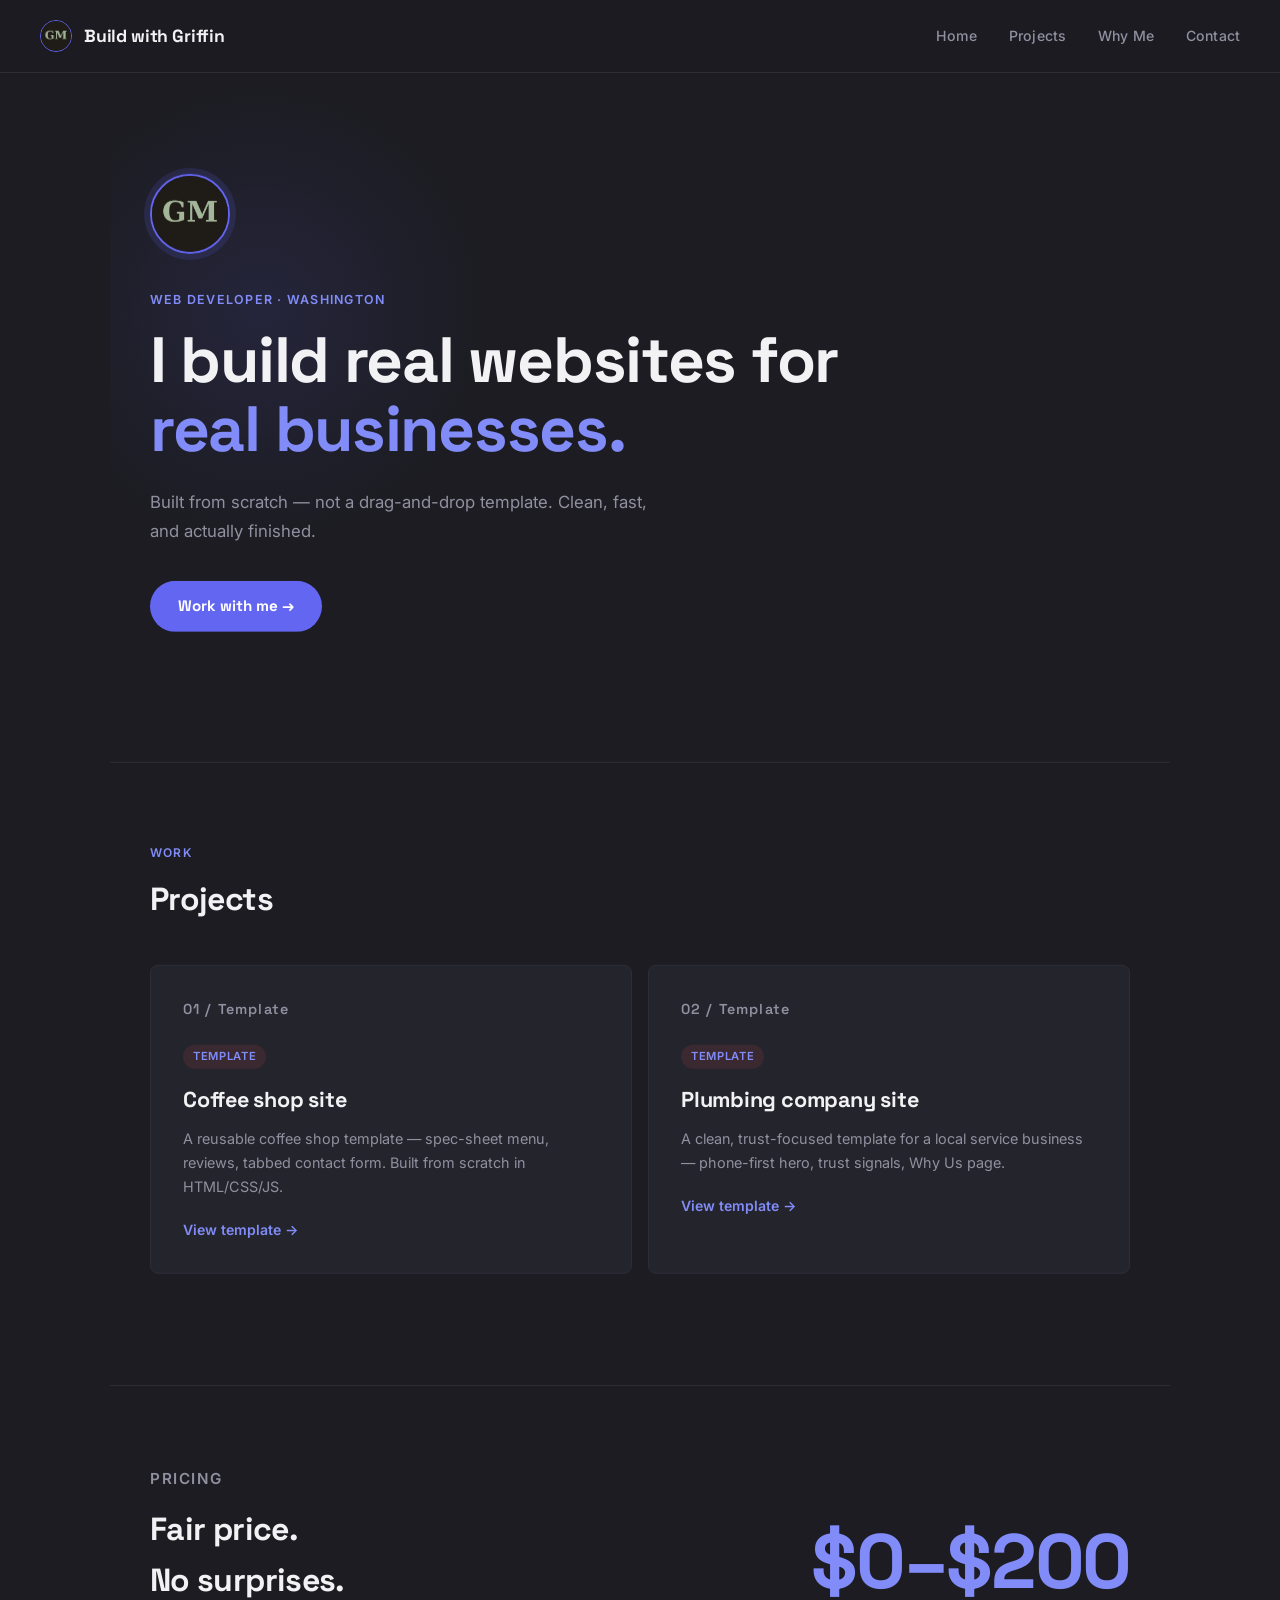
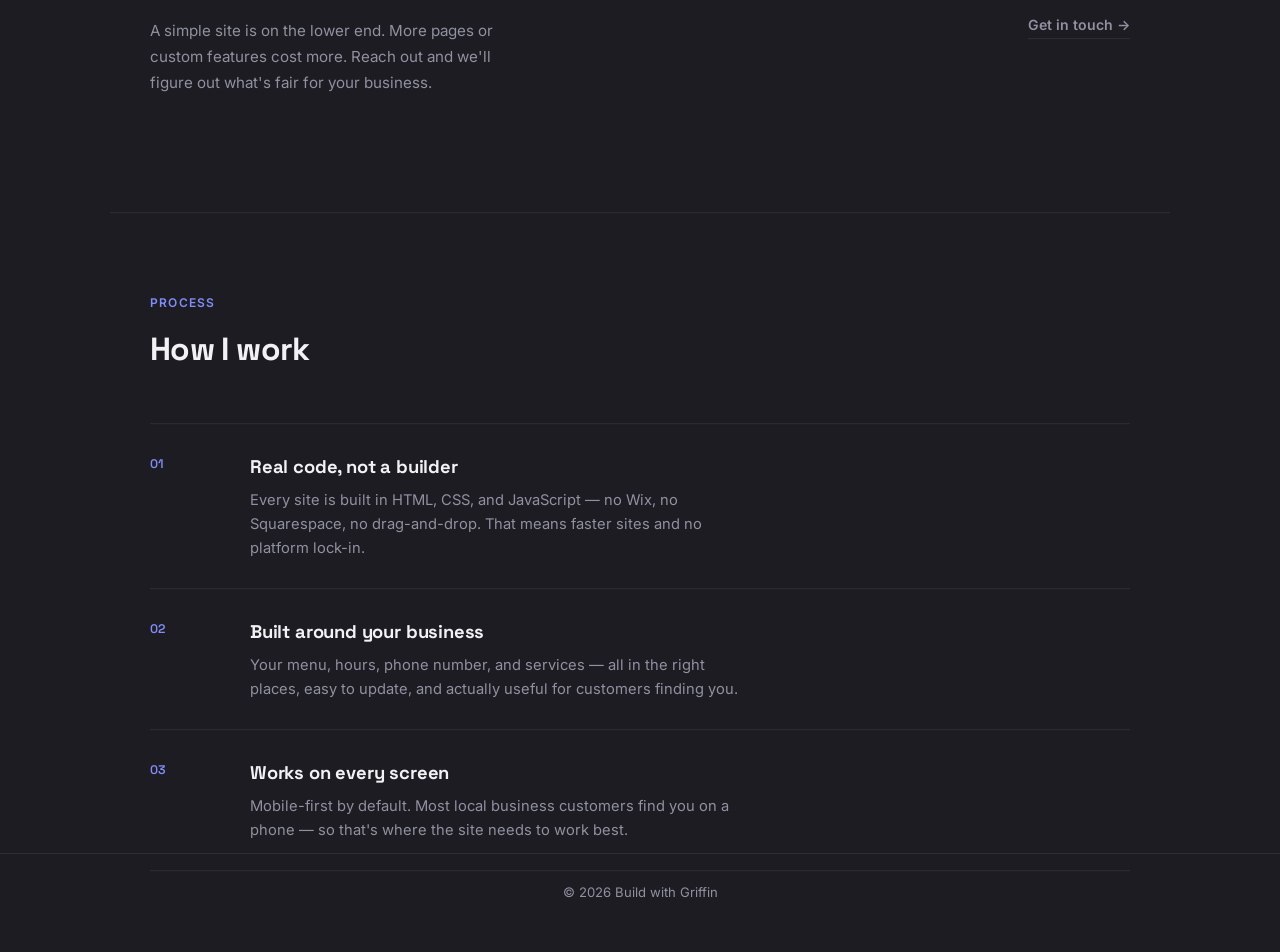
<file: index.html>
<!DOCTYPE html>
<html lang="en">
<head>
  <meta charset="UTF-8">
  <meta name="viewport" content="width=device-width, initial-scale=1.0">
  <title>Build with Griffin — Web Developer</title>
  <link rel="preconnect" href="https://fonts.googleapis.com">
  <link href="https://fonts.googleapis.com/css2?family=Space+Grotesk:wght@400;500;600;700&family=Inter:wght@400;500;600&display=swap" rel="stylesheet">
  <link rel="stylesheet" href="css/style.css">
</head>
<body>

  <header>
    <div class="header-brand">
      <img src="gm-profile.png" alt="GM" class="header-logo">
      <h1>Build with Griffin</h1>
    </div>
    <nav id="nav-links">
      <a href="index.html">Home</a>
      <a href="#projects">Projects</a>
      <a href="why-me.html">Why Me</a>
      <a href="contact.html">Contact</a>
    </nav>
    <button id="nav-toggle" aria-label="Toggle navigation menu">☰</button>
  </header>

  <main>

    <section class="hero">
      <img src="gm-profile.png" alt="GM" class="hero-logo">
      <p class="eyebrow">Web Developer · Washington</p>
      <h2>I build real websites for <em>real businesses.</em></h2>
      <p class="hero-sub">Built from scratch — not a drag-and-drop template. Clean, fast, and actually finished.</p>
      <a href="contact.html" class="hero-cta">Work with me →</a>
    </section>

    <section class="projects" id="projects">
      <p class="section-label">Work</p>
      <h3>Projects</h3>
      <div class="project-grid">

        <a href="https://griffgroff123.github.io/coffee-template/" class="project-card reveal" target="_blank">
          <p class="project-num">01 / Template</p>
          <span class="project-tag">Template</span>
          <h4>Coffee shop site</h4>
          <p>A reusable coffee shop template — spec-sheet menu, reviews, tabbed contact form. Built from scratch in HTML/CSS/JS.</p>
          <span class="project-link">View template →</span>
        </a>

        <a href="https://griffgroff123.github.io/plumbing-template/" class="project-card reveal" target="_blank">
          <p class="project-num">02 / Template</p>
          <span class="project-tag">Template</span>
          <h4>Plumbing company site</h4>
          <p>A clean, trust-focused template for a local service business — phone-first hero, trust signals, Why Us page.</p>
          <span class="project-link">View template →</span>
        </a>

      </div>
    </section>

    <section class="pricing reveal">
      <div class="pricing-left">
        <p class="section-label">Pricing</p>
        <h3>Fair price.<br>No surprises.</h3>
        <p>A simple site is on the lower end. More pages or custom features cost more. Reach out and we'll figure out what's fair for your business.</p>
      </div>
      <div class="pricing-right">
        <p class="pricing-range">$0–$200</p>
        <a href="contact.html" class="pricing-cta">Get in touch →</a>
      </div>
    </section>

    <section class="how-i-work">
      <p class="section-label">Process</p>
      <h3>How I work</h3>
      <div class="work-list">
        <div class="work-row reveal">
          <p class="work-num">01</p>
          <div class="work-body">
            <h4>Real code, not a builder</h4>
            <p>Every site is built in HTML, CSS, and JavaScript — no Wix, no Squarespace, no drag-and-drop. That means faster sites and no platform lock-in.</p>
          </div>
        </div>
        <div class="work-row reveal">
          <p class="work-num">02</p>
          <div class="work-body">
            <h4>Built around your business</h4>
            <p>Your menu, hours, phone number, and services — all in the right places, easy to update, and actually useful for customers finding you.</p>
          </div>
        </div>
        <div class="work-row reveal">
          <p class="work-num">03</p>
          <div class="work-body">
            <h4>Works on every screen</h4>
            <p>Mobile-first by default. Most local business customers find you on a phone — so that's where the site needs to work best.</p>
          </div>
        </div>
      </div>
    </section>

  </main>

  <footer>
    <p>&copy; 2026 Build with Griffin</p>
  </footer>

  <script src="js/nav-toggle.js"></script>
  <script src="js/page-transition.js"></script>
  <script src="js/scroll-reveal.js"></script>
</body>
</html>
</file>
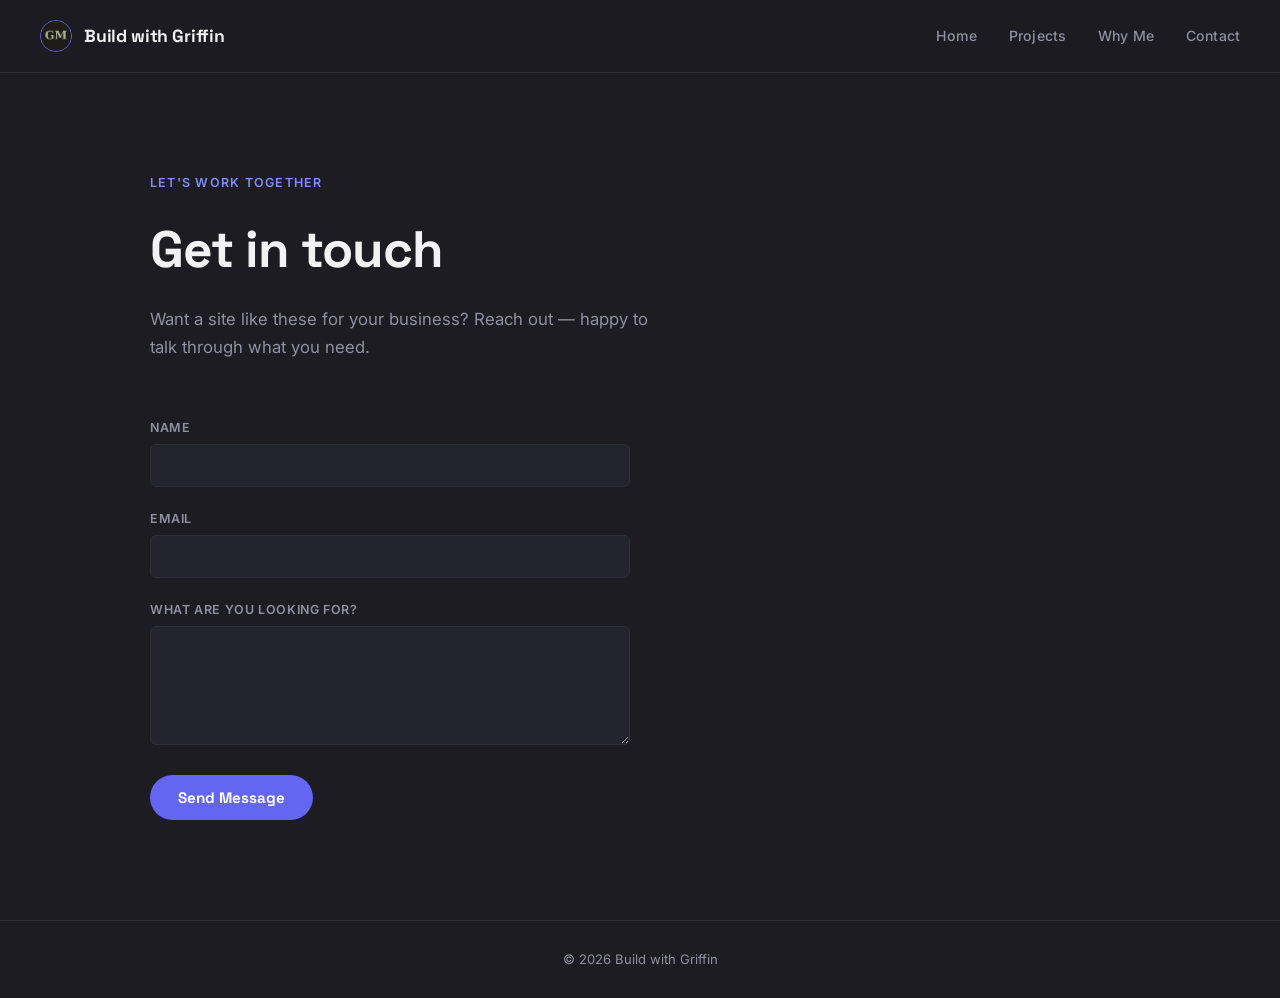
<file: contact.html>
<!DOCTYPE html>
<html lang="en">
<head>
  <meta charset="UTF-8">
  <meta name="viewport" content="width=device-width, initial-scale=1.0">
  <title>Contact | Build with Griffin</title>
  <link rel="preconnect" href="https://fonts.googleapis.com">
  <link href="https://fonts.googleapis.com/css2?family=Space+Grotesk:wght@400;500;600;700&family=Inter:wght@400;500;600&display=swap" rel="stylesheet">
  <link rel="stylesheet" href="css/style.css">
</head>
<body>

  <header>
    <div class="header-brand">
      <img src="gm-profile.png" alt="GM" class="header-logo">
      <h1>Build with Griffin</h1>
    </div>
    <nav id="nav-links">
      <a href="index.html">Home</a>
      <a href="index.html#projects">Projects</a>
      <a href="why-me.html">Why Me</a>
      <a href="contact.html">Contact</a>
    </nav>
    <button id="nav-toggle" aria-label="Toggle navigation menu">☰</button>
  </header>

  <main>
    <section class="contact-page">
      <p class="eyebrow">Let's work together</p>
      <h2>Get in touch</h2>
      <p class="hero-sub">Want a site like these for your business? Reach out — happy to talk through what you need.</p>

      <form id="contact-form" action="https://formspree.io/f/xojolong" method="POST">
        <label for="name">Name</label>
        <input type="text" id="name" name="name" required>

        <label for="email">Email</label>
        <input type="email" id="email" name="email" required>

        <label for="message">What are you looking for?</label>
        <textarea id="message" name="message" rows="5" required></textarea>

        <button type="submit">Send Message</button>
      </form>
    </section>
  </main>

  <footer>
    <p>&copy; 2026 Build with Griffin</p>
  </footer>

  <script src="js/nav-toggle.js"></script>
  <script src="js/page-transition.js"></script>
</body>
</html>
</file>
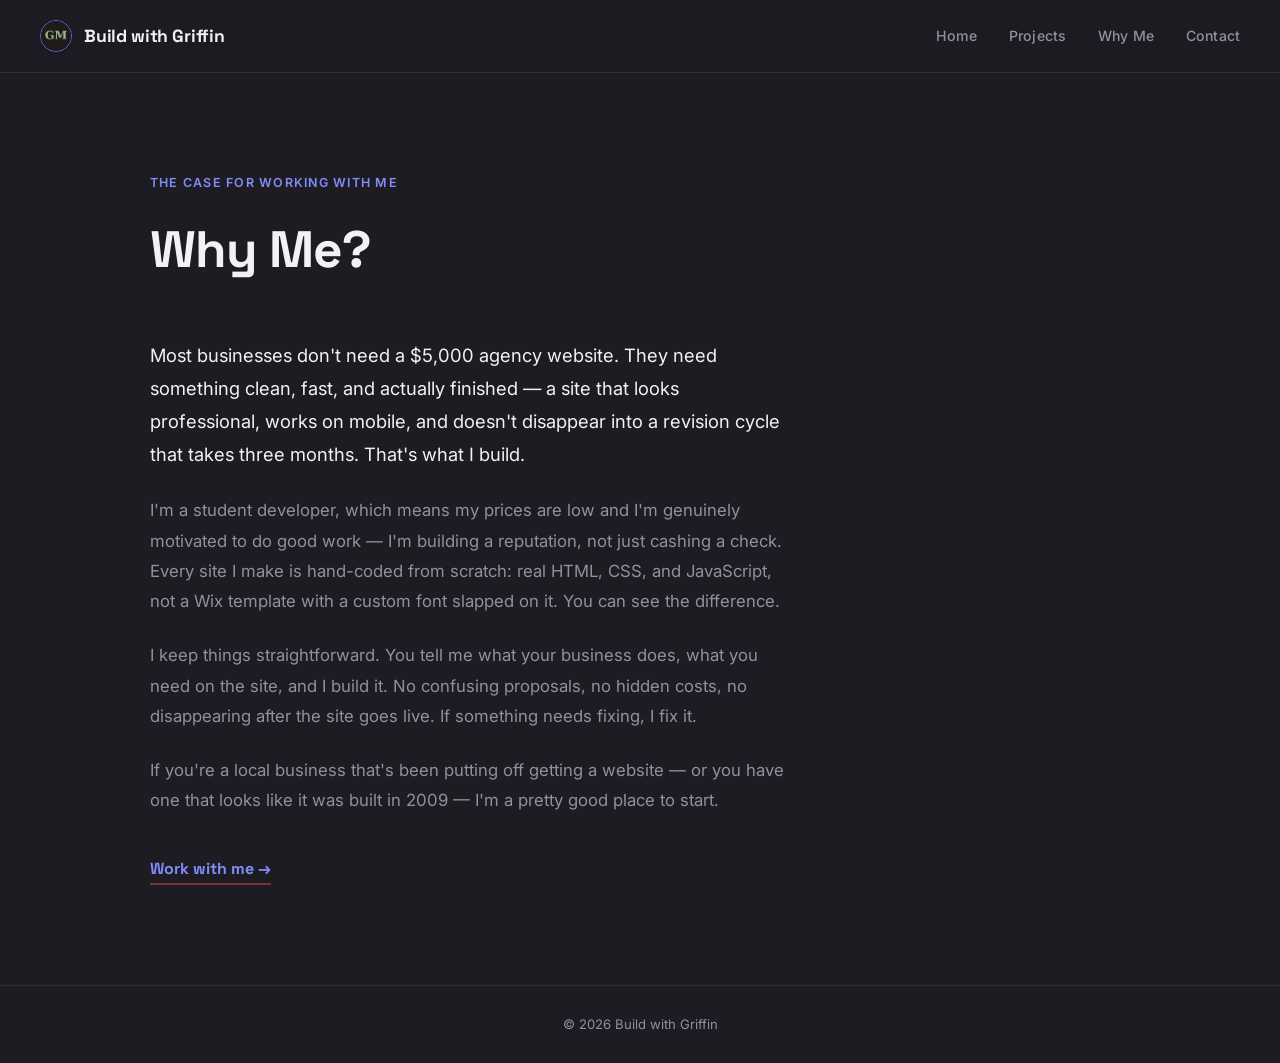
<file: why-me.html>
<!DOCTYPE html>
<html lang="en">
<head>
  <meta charset="UTF-8">
  <meta name="viewport" content="width=device-width, initial-scale=1.0">
  <title>Why Me | Build with Griffin</title>
  <link rel="preconnect" href="https://fonts.googleapis.com">
  <link href="https://fonts.googleapis.com/css2?family=Space+Grotesk:wght@400;500;600;700&family=Inter:wght@400;500;600&display=swap" rel="stylesheet">
  <link rel="stylesheet" href="css/style.css">
</head>
<body>

  <header>
    <div class="header-brand">
      <img src="gm-profile.png" alt="GM" class="header-logo">
      <h1>Build with Griffin</h1>
    </div>
    <nav id="nav-links">
      <a href="index.html">Home</a>
      <a href="index.html#projects">Projects</a>
      <a href="why-me.html">Why Me</a>
      <a href="contact.html">Contact</a>
    </nav>
    <button id="nav-toggle" aria-label="Toggle navigation menu">☰</button>
  </header>

  <main>
    <section class="why-me-page">
      <p class="eyebrow">The case for working with me</p>
      <h2>Why Me?</h2>

      <div class="why-me-body">
        <p>Most businesses don't need a $5,000 agency website. They need something clean, fast, and actually finished — a site that looks professional, works on mobile, and doesn't disappear into a revision cycle that takes three months. That's what I build.</p>
        <p>I'm a student developer, which means my prices are low and I'm genuinely motivated to do good work — I'm building a reputation, not just cashing a check. Every site I make is hand-coded from scratch: real HTML, CSS, and JavaScript, not a Wix template with a custom font slapped on it. You can see the difference.</p>
        <p>I keep things straightforward. You tell me what your business does, what you need on the site, and I build it. No confusing proposals, no hidden costs, no disappearing after the site goes live. If something needs fixing, I fix it.</p>
        <p>If you're a local business that's been putting off getting a website — or you have one that looks like it was built in 2009 — I'm a pretty good place to start.</p>
        <a href="contact.html" class="why-me-cta">Work with me →</a>
      </div>
    </section>
  </main>

  <footer>
    <p>&copy; 2026 Build with Griffin</p>
  </footer>

  <script src="js/nav-toggle.js"></script>
  <script src="js/page-transition.js"></script>
</body>
</html>
</file>
<file: css/style.css>
/* ===== Tokens ===== */
:root {
  --bg: #1c1c22;
  --bg-raised: #24242c;
  --text: #f2f2f4;
  --text-muted: #9090a0;
  --accent: #6366f1;
  --accent-bright: #818cf8;
  --line: #2e2e38;
  --font-display: "Space Grotesk", sans-serif;
  --font-body: "Inter", sans-serif;
}

@import url('https://fonts.googleapis.com/css2?family=Space+Grotesk:wght@400;500;600;700&family=Inter:wght@400;500;600&display=swap');

* { box-sizing: border-box; margin: 0; padding: 0; }

html { scroll-behavior: smooth; }

body {
  font-family: var(--font-body);
  background-color: var(--bg);
  color: var(--text);
  line-height: 1.6;
  -webkit-font-smoothing: antialiased;
}

a { color: inherit; text-decoration: none; }

/* ===== Reveal ===== */
.reveal {
  opacity: 0;
  transform: translateY(20px);
  transition: opacity 0.7s cubic-bezier(0.16, 1, 0.3, 1), transform 0.7s cubic-bezier(0.16, 1, 0.3, 1);
}
.reveal.is-visible { opacity: 1; transform: none; }

@media (prefers-reduced-motion: reduce) {
  .reveal { opacity: 1; transform: none; transition: none; }
}

/* ===== Header ===== */
header {
  position: sticky;
  top: 0;
  z-index: 100;
  display: flex;
  align-items: center;
  justify-content: space-between;
  padding: 20px 40px;
  background-color: rgba(28, 28, 34, 0.92);
  backdrop-filter: blur(12px);
  border-bottom: 1px solid var(--line);
  max-width: 100%;
}

.header-brand {
  display: flex;
  align-items: center;
  gap: 12px;
}

.header-logo {
  width: 32px;
  height: 32px;
  border-radius: 50%;
  object-fit: cover;
  border: 1.5px solid var(--accent);
}

header h1 {
  font-family: var(--font-display);
  font-size: 1.1rem;
  font-weight: 700;
  letter-spacing: -0.01em;
  color: var(--text);
}

nav#nav-links {
  display: flex;
  gap: 32px;
}

nav#nav-links a {
  font-size: 0.88rem;
  font-weight: 500;
  color: var(--text-muted);
  letter-spacing: 0.01em;
  transition: color 0.2s ease;
}

nav#nav-links a:hover { color: var(--text); }

#nav-toggle {
  display: none;
  background: none;
  border: 1px solid var(--line);
  border-radius: 6px;
  color: var(--text);
  font-size: 1.2rem;
  padding: 4px 10px;
  cursor: pointer;
}

/* ===== Wrap ===== */
.wrap {
  max-width: 1060px;
  margin: 0 auto;
  padding: 0 40px;
}

/* ===== Hero ===== */
.hero {
  padding: 110px 40px 90px;
  max-width: 1060px;
  margin: 0 auto;
  position: relative;
  overflow: hidden;
}

.hero::before {
  content: "";
  position: absolute;
  top: 0;
  left: -100px;
  width: 500px;
  height: 500px;
  background: radial-gradient(circle, rgba(99, 102, 241, 0.12) 0%, transparent 65%);
  pointer-events: none;
}

.hero-logo {
  width: 80px;
  height: 80px;
  border-radius: 50%;
  object-fit: cover;
  border: 2px solid var(--accent);
  box-shadow: 0 0 0 6px rgba(99, 102, 241, 0.15);
  display: block;
  margin-bottom: 36px;
  opacity: 0;
  animation: rise 0.6s cubic-bezier(0.16, 1, 0.3, 1) 0.05s forwards;
}

.eyebrow {
  font-size: 0.78rem;
  font-weight: 600;
  letter-spacing: 0.1em;
  text-transform: uppercase;
  color: var(--accent-bright);
  margin-bottom: 16px;
  opacity: 0;
  animation: rise 0.6s cubic-bezier(0.16, 1, 0.3, 1) 0.15s forwards;
}

.hero h2 {
  font-family: var(--font-display);
  font-size: clamp(2.6rem, 5vw, 4rem);
  font-weight: 700;
  line-height: 1.08;
  letter-spacing: -0.02em;
  margin-bottom: 24px;
  max-width: 720px;
  opacity: 0;
  animation: rise 0.7s cubic-bezier(0.16, 1, 0.3, 1) 0.25s forwards;
}

.hero h2 em {
  font-style: normal;
  color: var(--accent-bright);
}

.hero-sub {
  font-size: 1.05rem;
  color: var(--text-muted);
  max-width: 500px;
  line-height: 1.7;
  opacity: 0;
  animation: rise 0.7s cubic-bezier(0.16, 1, 0.3, 1) 0.35s forwards;
}

.hero-cta {
  display: inline-flex;
  align-items: center;
  gap: 8px;
  margin-top: 36px;
  background-color: var(--accent);
  color: white;
  font-family: var(--font-display);
  font-weight: 700;
  font-size: 0.95rem;
  padding: 13px 28px;
  border-radius: 100px;
  transition: background-color 0.2s ease, transform 0.2s ease;
  opacity: 0;
  animation: rise 0.7s cubic-bezier(0.16, 1, 0.3, 1) 0.45s forwards;
}

.hero-cta:hover {
  background-color: var(--accent-bright);
  transform: translateY(-2px);
}

@keyframes rise {
  from { opacity: 0; transform: translateY(16px); }
  to { opacity: 1; transform: translateY(0); }
}

/* ===== Section label shared ===== */
.section-label {
  font-size: 0.75rem;
  font-weight: 600;
  letter-spacing: 0.1em;
  text-transform: uppercase;
  color: var(--accent-bright);
  margin-bottom: 12px;
}

/* ===== Projects ===== */
.projects {
  padding: 80px 40px;
  max-width: 1060px;
  margin: 0 auto;
  border-top: 1px solid var(--line);
}

.projects h3 {
  font-family: var(--font-display);
  font-size: 2rem;
  font-weight: 700;
  letter-spacing: -0.02em;
  margin-bottom: 40px;
}

.project-grid {
  display: grid;
  grid-template-columns: repeat(2, 1fr);
  gap: 16px;
}

.project-card {
  display: block;
  background-color: var(--bg-raised);
  border: 1px solid var(--line);
  border-radius: 8px;
  padding: 32px;
  color: var(--text);
  transition: border-color 0.25s ease, transform 0.25s ease;
}

.project-card:hover {
  border-color: var(--accent);
  transform: translateY(-3px);
}

.project-num {
  font-family: var(--font-display);
  font-size: 0.72rem;
  font-weight: 600;
  letter-spacing: 0.08em;
  color: var(--text-muted);
  margin-bottom: 20px;
}

.project-tag {
  display: inline-block;
  font-size: 0.7rem;
  font-weight: 600;
  letter-spacing: 0.06em;
  text-transform: uppercase;
  color: var(--accent-bright);
  background-color: rgba(255, 90, 78, 0.1);
  padding: 3px 10px;
  border-radius: 100px;
  margin-bottom: 14px;
}

.project-card h4 {
  font-family: var(--font-display);
  font-size: 1.35rem;
  font-weight: 700;
  letter-spacing: -0.01em;
  margin-bottom: 10px;
}

.project-card p {
  font-size: 0.9rem;
  color: var(--text-muted);
  line-height: 1.65;
  margin-bottom: 20px;
}

.project-link {
  font-size: 0.88rem;
  font-weight: 600;
  color: var(--accent-bright);
  display: flex;
  align-items: center;
  gap: 4px;
}

/* ===== Pricing ===== */
.pricing {
  padding: 80px 40px;
  max-width: 1060px;
  margin: 0 auto;
  border-top: 1px solid var(--line);
  display: grid;
  grid-template-columns: 1fr 1fr;
  gap: 60px;
  align-items: center;
}

.pricing-left h3 {
  font-family: var(--font-display);
  font-size: 2rem;
  font-weight: 700;
  letter-spacing: -0.02em;
  margin-bottom: 12px;
}

.pricing-left p {
  font-size: 0.95rem;
  color: var(--text-muted);
  line-height: 1.7;
  max-width: 380px;
}

.pricing-right {
  text-align: right;
}

.pricing-range {
  font-family: var(--font-display);
  font-size: clamp(3rem, 6vw, 5rem);
  font-weight: 700;
  letter-spacing: -0.03em;
  color: var(--accent-bright);
  line-height: 1;
  margin-bottom: 12px;
}

.pricing-cta {
  display: inline-block;
  font-size: 0.88rem;
  font-weight: 600;
  color: var(--text-muted);
  border-bottom: 1px solid var(--line);
  padding-bottom: 2px;
  transition: color 0.2s ease, border-color 0.2s ease;
}

.pricing-cta:hover {
  color: var(--text);
  border-color: var(--text-muted);
}

/* ===== How I Work ===== */
.how-i-work {
  padding: 80px 40px;
  max-width: 1060px;
  margin: 0 auto;
  border-top: 1px solid var(--line);
}

.how-i-work h3 {
  font-family: var(--font-display);
  font-size: 2rem;
  font-weight: 700;
  letter-spacing: -0.02em;
  margin-bottom: 48px;
}

.work-list {
  display: flex;
  flex-direction: column;
}

.work-row {
  display: grid;
  grid-template-columns: 80px 1fr;
  gap: 20px;
  padding: 28px 0;
  border-top: 1px solid var(--line);
  align-items: start;
}

.work-row:last-child {
  border-bottom: 1px solid var(--line);
}

.work-num {
  font-family: var(--font-display);
  font-size: 0.78rem;
  font-weight: 600;
  color: var(--accent-bright);
  letter-spacing: 0.04em;
  padding-top: 3px;
}

.work-body h4 {
  font-family: var(--font-display);
  font-size: 1.15rem;
  font-weight: 700;
  margin-bottom: 6px;
  letter-spacing: -0.01em;
}

.work-body p {
  font-size: 0.92rem;
  color: var(--text-muted);
  line-height: 1.65;
  max-width: 500px;
}

/* ===== Why Me page ===== */
.why-me-page {
  padding: 100px 40px 100px;
  max-width: 1060px;
  margin: 0 auto;
}

.why-me-page h2 {
  font-family: var(--font-display);
  font-size: clamp(2.2rem, 4vw, 3.2rem);
  font-weight: 700;
  letter-spacing: -0.02em;
  margin-bottom: 48px;
  max-width: 600px;
}

.why-me-body p {
  font-size: 1.05rem;
  color: var(--text-muted);
  margin-bottom: 24px;
  line-height: 1.8;
  max-width: 640px;
}

.why-me-body p:first-child {
  font-size: 1.15rem;
  color: var(--text);
}

.why-me-cta {
  display: inline-block;
  margin-top: 16px;
  font-family: var(--font-display);
  font-weight: 700;
  font-size: 1rem;
  color: var(--accent-bright);
  border-bottom: 2px solid rgba(255, 90, 78, 0.4);
  padding-bottom: 2px;
  transition: color 0.2s, border-color 0.2s;
}

.why-me-cta:hover {
  color: var(--text);
  border-color: var(--text-muted);
}

/* ===== Contact page ===== */
.contact-page {
  padding: 100px 40px 100px;
  max-width: 1060px;
  margin: 0 auto;
}

.contact-page h2 {
  font-family: var(--font-display);
  font-size: clamp(2.2rem, 4vw, 3.2rem);
  font-weight: 700;
  letter-spacing: -0.02em;
  margin-bottom: 14px;
}

.contact-page .hero-sub {
  opacity: 1;
  animation: none;
  margin-bottom: 40px;
}

#contact-form {
  display: flex;
  flex-direction: column;
  gap: 6px;
  max-width: 480px;
}

#contact-form label {
  font-size: 0.78rem;
  font-weight: 600;
  letter-spacing: 0.05em;
  text-transform: uppercase;
  color: var(--text-muted);
  margin-top: 16px;
}

#contact-form input,
#contact-form textarea {
  font-family: var(--font-body);
  font-size: 0.95rem;
  padding: 11px 14px;
  border: 1px solid var(--line);
  border-radius: 6px;
  background-color: var(--bg-raised);
  color: var(--text);
  resize: vertical;
}

#contact-form input:focus,
#contact-form textarea:focus {
  outline: none;
  border-color: var(--accent);
}

#contact-form button {
  margin-top: 24px;
  align-self: flex-start;
  background-color: var(--accent);
  color: white;
  border: none;
  padding: 13px 28px;
  border-radius: 100px;
  font-family: var(--font-display);
  font-weight: 700;
  font-size: 0.95rem;
  cursor: pointer;
  transition: background-color 0.2s ease;
}

#contact-form button:hover {
  background-color: var(--accent-bright);
}

/* ===== Footer ===== */
footer {
  border-top: 1px solid var(--line);
  padding: 28px 40px;
  text-align: center;
  font-size: 0.82rem;
  color: var(--text-muted);
}

/* ===== Mobile ===== */
@media (max-width: 720px) {
  header { padding: 16px 24px; }

  nav#nav-links {
    position: absolute;
    top: 100%;
    left: 0;
    right: 0;
    flex-direction: column;
    gap: 0;
    background-color: var(--bg);
    border-bottom: 1px solid var(--line);
    max-height: 0;
    overflow: hidden;
    transition: max-height 0.3s ease;
  }

  nav#nav-links.nav-open { max-height: 300px; }
  nav#nav-links a { padding: 14px 24px; border-top: 1px solid var(--line); }
  #nav-toggle { display: block; }

  .hero, .projects, .pricing, .how-i-work, .why-me-page, .contact-page {
    padding-left: 24px;
    padding-right: 24px;
  }

  .hero h2 { font-size: 2.2rem; }
  .project-grid { grid-template-columns: 1fr; }

  .pricing {
    grid-template-columns: 1fr;
    gap: 32px;
  }
  .pricing-right { text-align: left; }

  .work-row { grid-template-columns: 1fr; gap: 8px; }
}
</file>
